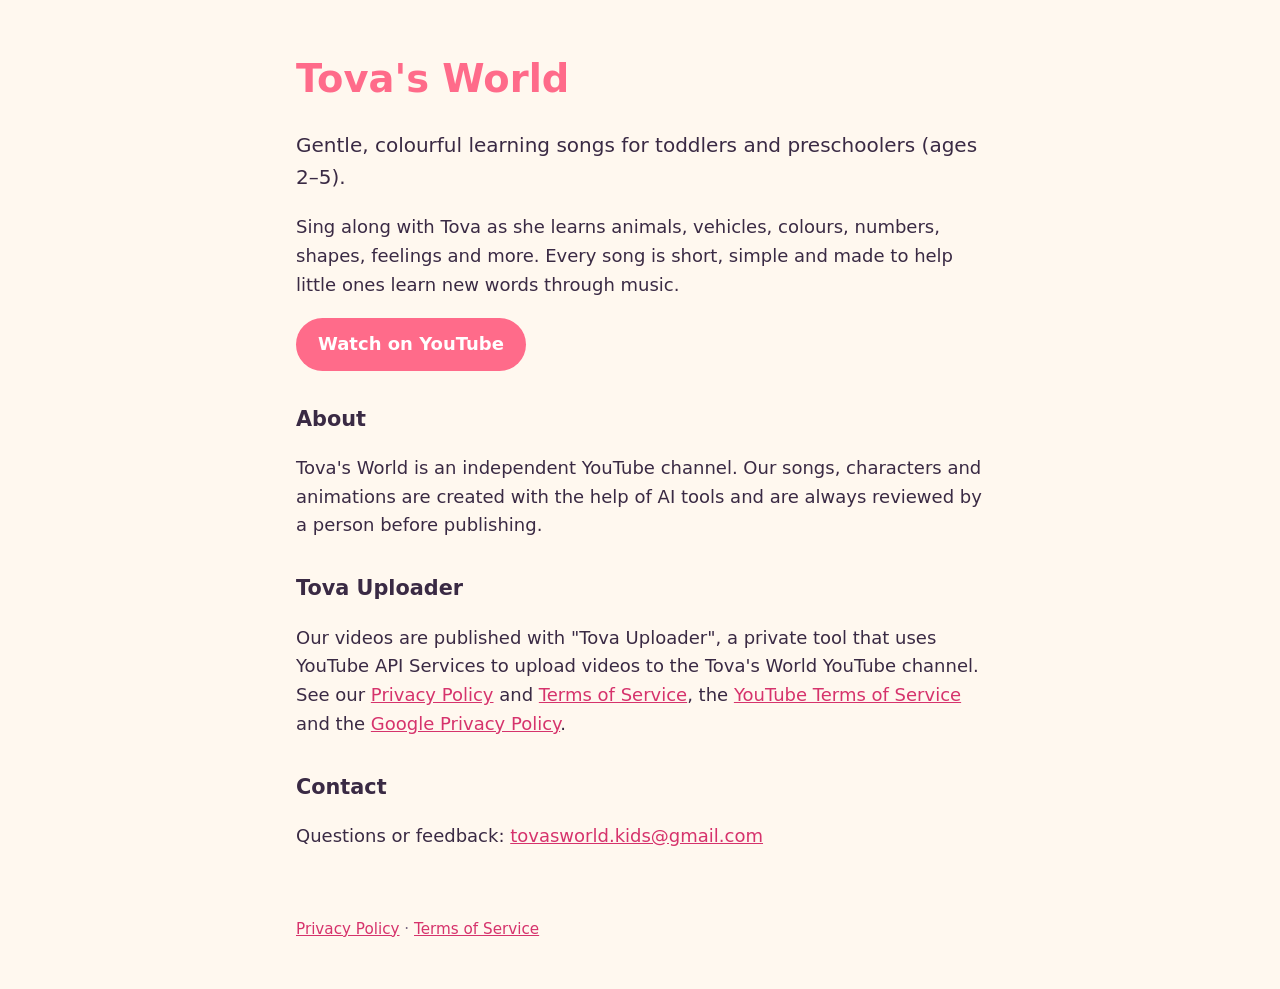
<file: index.html>
<!DOCTYPE html>
<html lang="en">
<head>
<meta charset="utf-8">
<meta name="viewport" content="width=device-width, initial-scale=1">
<title>Tova's World</title>
<meta name="description" content="Tova's World: gentle educational songs for toddlers and preschoolers.">
<link rel="stylesheet" href="style.css">
</head>
<body>
<main>
  <h1>Tova's World</h1>
  <p class="lead">Gentle, colourful learning songs for toddlers and preschoolers (ages 2&ndash;5).</p>
  <p>Sing along with Tova as she learns animals, vehicles, colours, numbers, shapes, feelings and more.
     Every song is short, simple and made to help little ones learn new words through music.</p>
  <p><a class="button" href="https://www.youtube.com/channel/UC-vHDHoQdQiX7E_NcliQTCA">Watch on YouTube</a></p>
  <h2>About</h2>
  <p>Tova's World is an independent YouTube channel. Our songs, characters and animations are created with
     the help of AI tools and are always reviewed by a person before publishing.</p>
  <h2>Tova Uploader</h2>
  <p>Our videos are published with "Tova Uploader", a private tool that uses YouTube API Services to upload
     videos to the Tova's World YouTube channel. See our <a href="privacy.html">Privacy Policy</a> and
     <a href="terms.html">Terms of Service</a>, the <a href="https://www.youtube.com/t/terms">YouTube Terms of
     Service</a> and the <a href="https://policies.google.com/privacy">Google Privacy Policy</a>.</p>
  <h2>Contact</h2>
  <p>Questions or feedback: <a href="mailto:tovasworld.kids@gmail.com">tovasworld.kids@gmail.com</a></p>
</main>
<footer>
  <a href="privacy.html">Privacy Policy</a> &middot; <a href="terms.html">Terms of Service</a>
</footer>
</body>
</html>
</file>
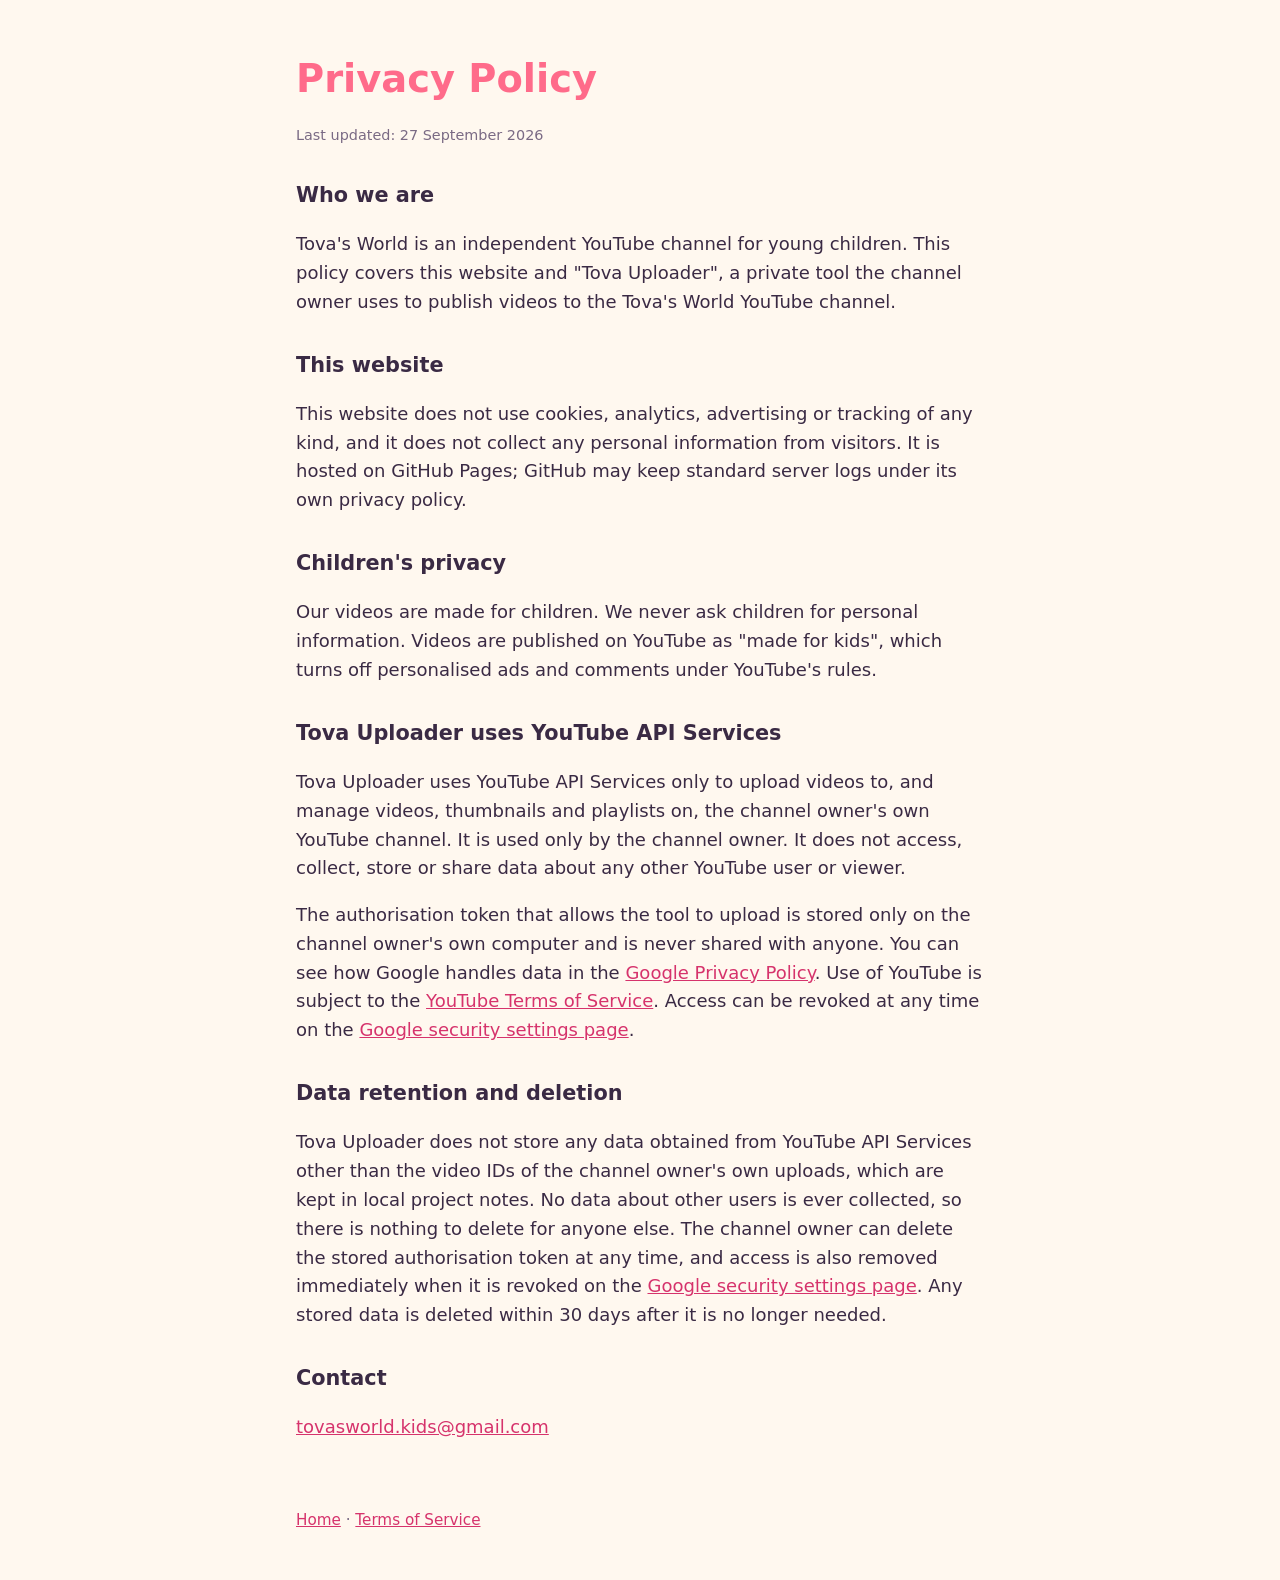
<file: privacy.html>
<!DOCTYPE html>
<html lang="en">
<head>
<meta charset="utf-8">
<meta name="viewport" content="width=device-width, initial-scale=1">
<title>Privacy Policy - Tova's World</title>
<link rel="stylesheet" href="style.css">
</head>
<body>
<main>
  <h1>Privacy Policy</h1>
  <p class="small">Last updated: 27 September 2026</p>

  <h2>Who we are</h2>
  <p>Tova's World is an independent YouTube channel for young children. This policy covers this website and
     "Tova Uploader", a private tool the channel owner uses to publish videos to the Tova's World YouTube channel.</p>

  <h2>This website</h2>
  <p>This website does not use cookies, analytics, advertising or tracking of any kind, and it does not collect
     any personal information from visitors. It is hosted on GitHub Pages; GitHub may keep standard server logs
     under its own privacy policy.</p>

  <h2>Children's privacy</h2>
  <p>Our videos are made for children. We never ask children for personal information. Videos are published on
     YouTube as "made for kids", which turns off personalised ads and comments under YouTube's rules.</p>

  <h2>Tova Uploader uses YouTube API Services</h2>
  <p>Tova Uploader uses YouTube API Services only to upload videos to, and manage videos, thumbnails and
     playlists on, the channel owner's own YouTube channel. It is used only by the channel owner. It does not
     access, collect, store or share data about any other YouTube user or viewer.</p>
  <p>The authorisation token that allows the tool to upload is stored only on the channel owner's own computer
     and is never shared with anyone. You can see how Google handles data in the
     <a href="https://policies.google.com/privacy">Google Privacy Policy</a>. Use of YouTube is subject to the
     <a href="https://www.youtube.com/t/terms">YouTube Terms of Service</a>.
     Access can be revoked at any time on the
     <a href="https://myaccount.google.com/permissions">Google security settings page</a>.</p>

  <h2>Data retention and deletion</h2>
  <p>Tova Uploader does not store any data obtained from YouTube API Services other than the video IDs of the
     channel owner's own uploads, which are kept in local project notes. No data about other users is ever
     collected, so there is nothing to delete for anyone else. The channel owner can delete the stored
     authorisation token at any time, and access is also removed immediately when it is revoked on the
     <a href="https://myaccount.google.com/permissions">Google security settings page</a>. Any stored data is
     deleted within 30 days after it is no longer needed.</p>

  <h2>Contact</h2>
  <p><a href="mailto:tovasworld.kids@gmail.com">tovasworld.kids@gmail.com</a></p>
</main>
<footer><a href="index.html">Home</a> &middot; <a href="terms.html">Terms of Service</a></footer>
</body>
</html>
</file>
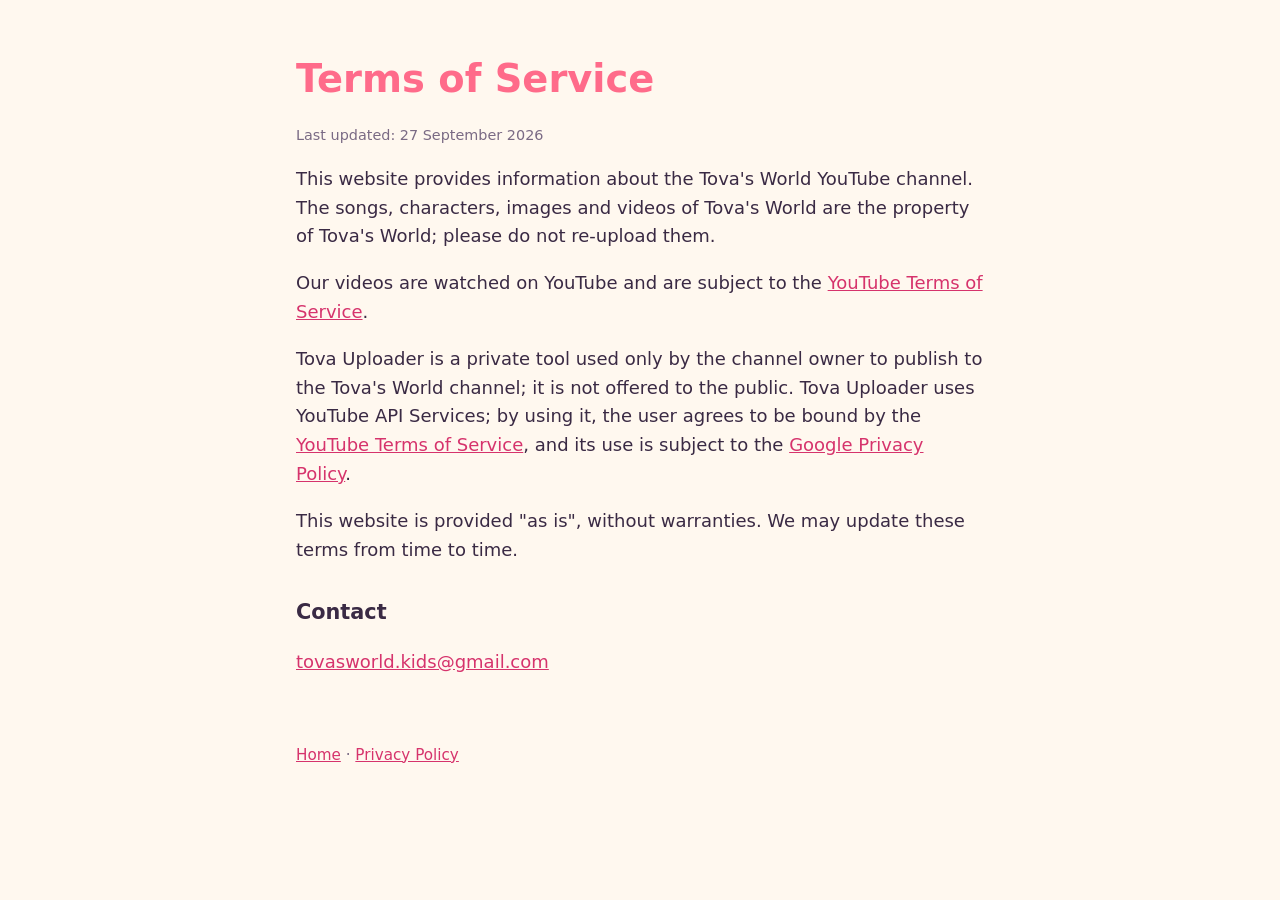
<file: terms.html>
<!DOCTYPE html>
<html lang="en">
<head>
<meta charset="utf-8">
<meta name="viewport" content="width=device-width, initial-scale=1">
<title>Terms of Service - Tova's World</title>
<link rel="stylesheet" href="style.css">
</head>
<body>
<main>
  <h1>Terms of Service</h1>
  <p class="small">Last updated: 27 September 2026</p>
  <p>This website provides information about the Tova's World YouTube channel. The songs, characters, images
     and videos of Tova's World are the property of Tova's World; please do not re-upload them.</p>
  <p>Our videos are watched on YouTube and are subject to the
     <a href="https://www.youtube.com/t/terms">YouTube Terms of Service</a>.</p>
  <p>Tova Uploader is a private tool used only by the channel owner to publish to the Tova's World channel;
     it is not offered to the public. Tova Uploader uses YouTube API Services; by using it, the user agrees to
     be bound by the <a href="https://www.youtube.com/t/terms">YouTube Terms of Service</a>, and its use is
     subject to the <a href="https://policies.google.com/privacy">Google Privacy Policy</a>.</p>
  <p>This website is provided "as is", without warranties. We may update these terms from time to time.</p>
  <h2>Contact</h2>
  <p><a href="mailto:tovasworld.kids@gmail.com">tovasworld.kids@gmail.com</a></p>
</main>
<footer><a href="index.html">Home</a> &middot; <a href="privacy.html">Privacy Policy</a></footer>
</body>
</html>
</file>
<file: style.css>
:root { --bg: #fff8ef; --ink: #3a2a44; --accent: #ff6b8a; --muted: #7a6a84; }
* { box-sizing: border-box; }
body { margin: 0; background: var(--bg); color: var(--ink); font: 18px/1.6 "Segoe UI", system-ui, sans-serif; }
main { max-width: 720px; margin: 0 auto; padding: 48px 16px 24px; }
h1 { font-size: 2.4rem; margin: 0 0 8px; color: var(--accent); }
h2 { font-size: 1.3rem; margin-top: 32px; }
.lead { font-size: 1.25rem; }
.small { color: var(--muted); font-size: 0.9rem; }
a { color: #d6336c; }
.button { display: inline-block; background: var(--accent); color: #fff; padding: 12px 22px; border-radius: 999px;
          text-decoration: none; font-weight: 600; }
footer { max-width: 720px; margin: 0 auto; padding: 24px 16px 48px; color: var(--muted); font-size: 0.95rem; }
</file>
